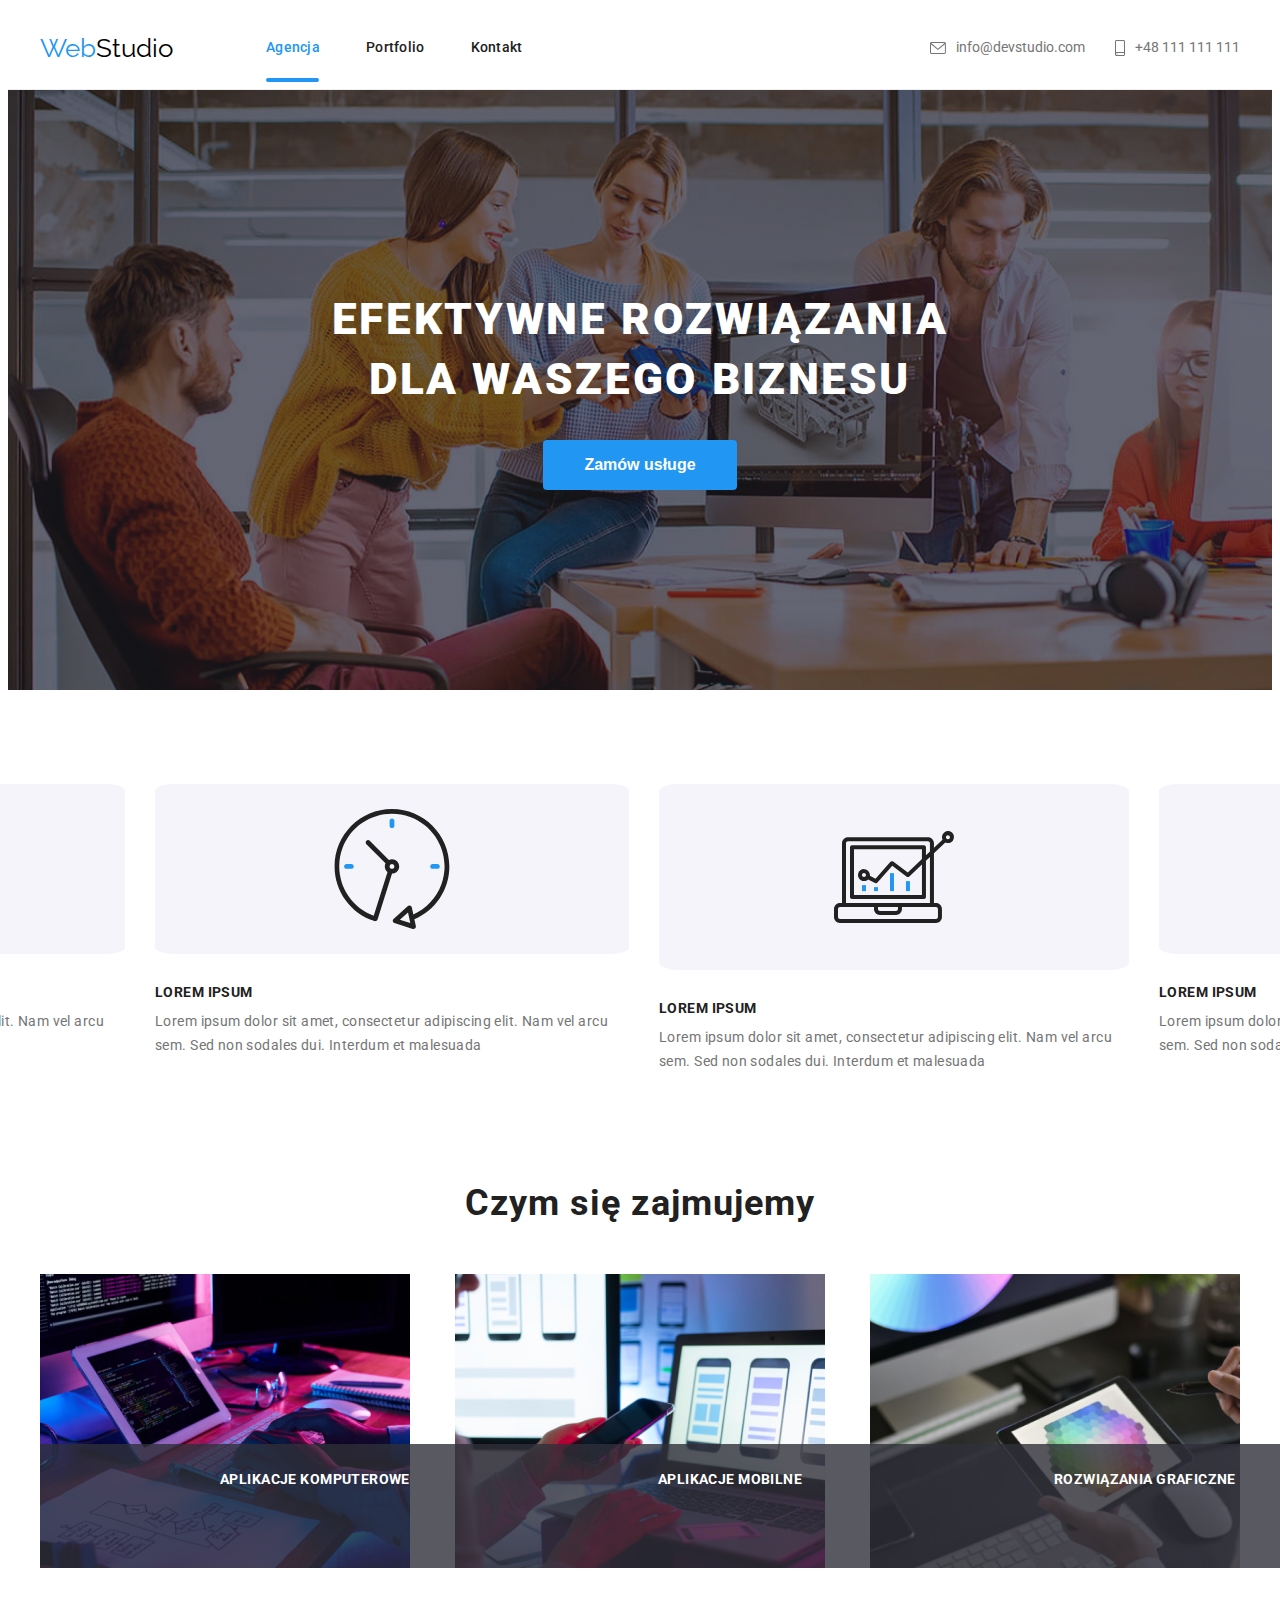
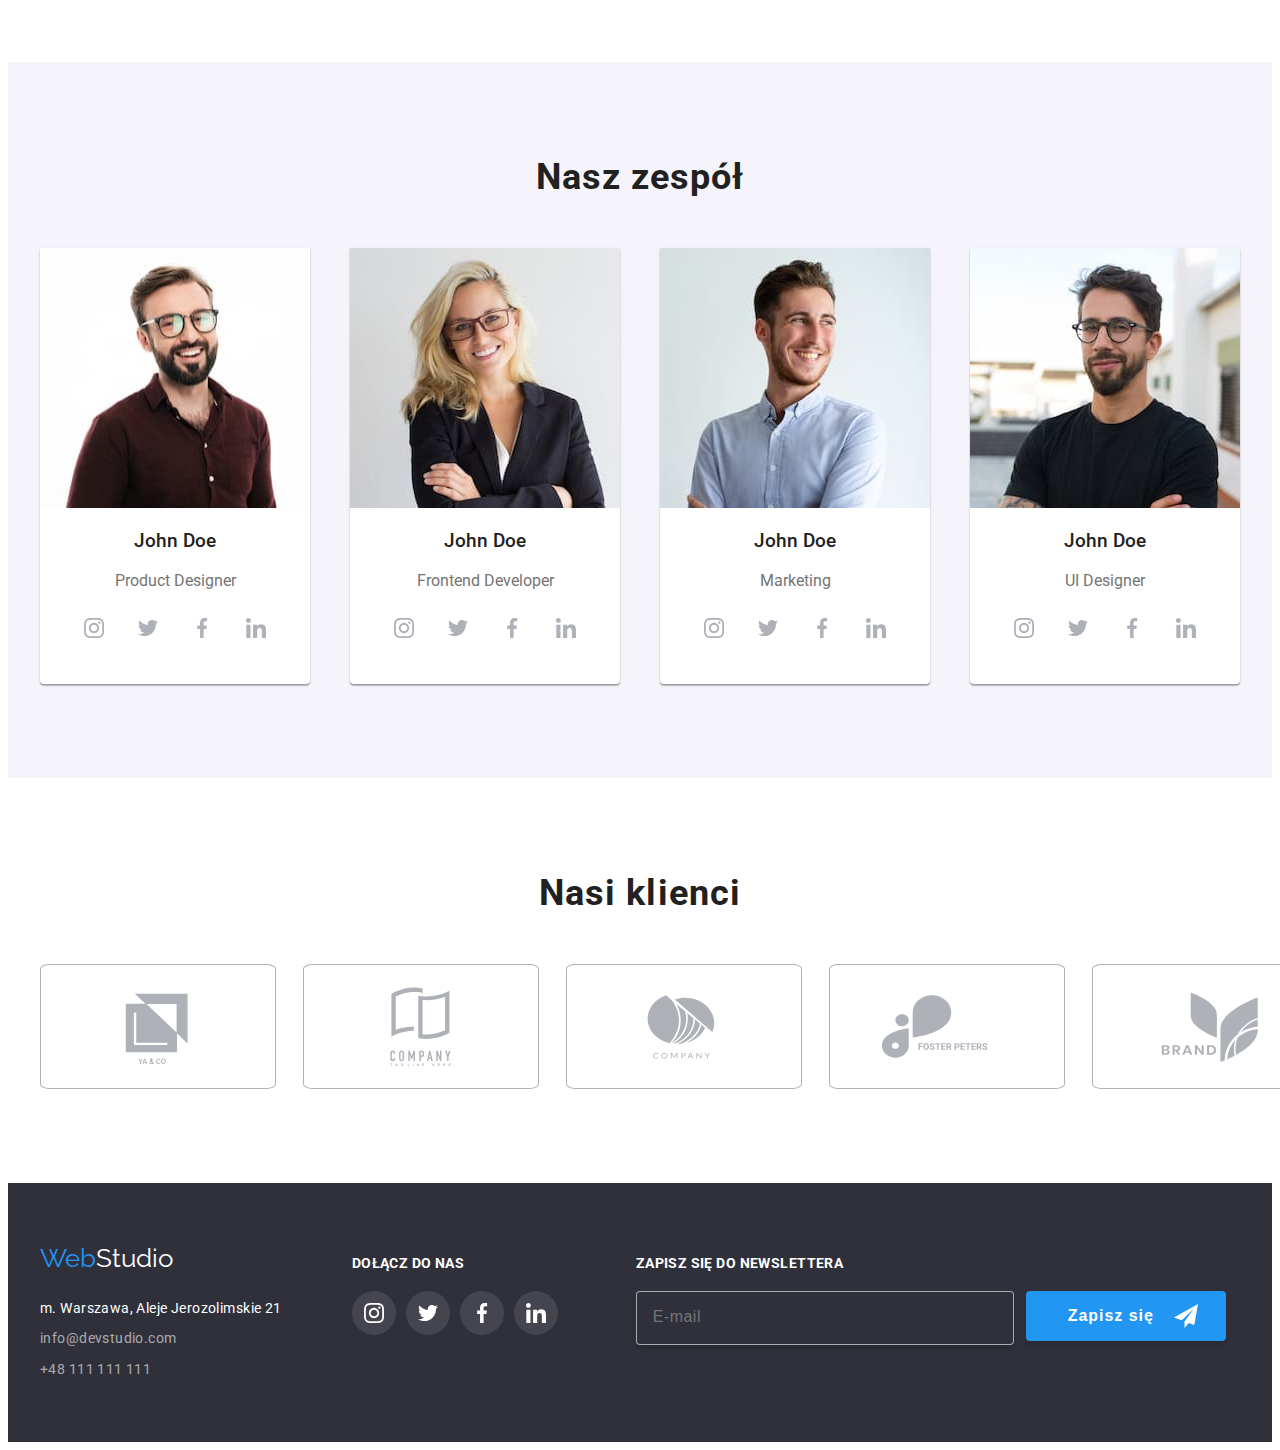
<file: index.html>
<!DOCTYPE html>
<html lang="en">
  <head>
    <meta charset="UTF-8" />
    <meta http-equiv="X-UA-Compatible" content="IE=edge" />
    <meta name="viewport" content="width=device-width, initial-scale=1.0" />
    <link
      rel="stylesheet"
      href="https://cdnjs.cloudflare.com/ajax/libs/modern-normalize/1.1.0/modern-normalize.min.css"
      integrity="sha512-wpPYUAdjBVSE4KJnH1VR1HeZfpl1ub8YT/NKx4PuQ5NmX2tKuGu6U/JRp5y+Y8XG2tV+wKQpNHVUX03MfMFn9Q=="
      crossorigin="anonymous"
      referrerpolicy="no-referrer"
    />
    <link href="css/styles.css" rel="stylesheet" />
    <link rel="preconnect" href="https://fonts.googleapis.com" />
    <link rel="preconnect" href="https://fonts.gstatic.com" crossorigin />
    <link
      href="https://fonts.googleapis.com/css2?family=Raleway:wght@700&family=Roboto:wght@400;500;700;900&display=swap"
      rel="stylesheet"
    />
    <title>Studio</title>
  </head>
  <body>
    <header class="header">
      <div class="container flex-header">
        <a href="index.html" class="logo"
          >Web<span class="logo-header">Studio</span></a
        >
        <nav class="nav">
          <ul class="list">
            <li>
              <a class="link nav-agency nav-agency-open" href="index.html"
                >Agencja</a
              >
            </li>
            <li>
              <a class="link nav-portfolio" href="portfolio.html">Portfolio</a>
            </li>
            <li><a class="link nav-contact" href="#">Kontakt</a></li>
          </ul>
        </nav>
        <div class="contacts">
          <ul class="list">
            <li class="list-item">
              <a class="contact-links" href="mailto:info@devstudio.com"
                ><svg class="envelope" width="16" height="12">
                  <use href="images/icons.svg#icon-envelope"></use></svg
                >info@devstudio.com</a
              >
            </li>
            <li class="list-item">
              <a class="contact-links" href="tel:48111111111"
                ><svg class="smartphone" width="10" height="16">
                  <use href="images/icons.svg#icon-smartphone"></use></svg
                >+48 111 111 111</a
              >
            </li>
          </ul>
        </div>
      </div>
    </header>
    <main>
      <!--HERO-->

      <section class="hero-background">
        <div class="hero-main">
          <div class="container">
            <h1 class="hero-title">
              Efektywne rozwiązania<br />
              dla waszego biznesu
            </h1>

            <button type="button" class="hero-button" data-modal-open>
              Zamów usługe
            </button>
          </div>
        </div>
      </section>
      <section>
        <div class="container">
          <ul class="list hero-subtext-all">
            <li>
              <svg class="hero-svg-item antenna" width="270" height="120">
                <use href="images/icons.svg#icon-antenna-1"></use>
              </svg>
              <h3 class="hero-subtext-title">Lorem Ipsum</h3>
              <p class="hero-subtext">
                Lorem ipsum dolor sit amet, consectetur adipiscing elit. Nam vel
                arcu sem. Sed non sodales dui. Interdum et malesuada
              </p>
            </li>
            <li>
              <svg class="hero-svg-item clock" width="270" height="120">
                <use href="images/icons.svg#icon-clock-1"></use>
              </svg>
              <h3 class="hero-subtext-title">Lorem Ipsum</h3>
              <p class="hero-subtext">
                Lorem ipsum dolor sit amet, consectetur adipiscing elit. Nam vel
                arcu sem. Sed non sodales dui. Interdum et malesuada
              </p>
            </li>
            <li>
              <svg class="hero-svg-item diagram" width="270" height="120">
                <use href="images/icons.svg#icon-diagram-1"></use>
              </svg>
              <h3 class="hero-subtext-title">Lorem Ipsum</h3>
              <p class="hero-subtext">
                Lorem ipsum dolor sit amet, consectetur adipiscing elit. Nam vel
                arcu sem. Sed non sodales dui. Interdum et malesuada
              </p>
            </li>
            <li>
              <svg class="hero-svg-item astronaut" width="270" height="120">
                <use href="images/icons.svg#icon-astronaut-1"></use>
              </svg>
              <h3 class="hero-subtext-title">Lorem Ipsum</h3>
              <p class="hero-subtext">
                Lorem ipsum dolor sit amet, consectetur adipiscing elit. Nam vel
                arcu sem. Sed non sodales dui. Interdum et malesuada
              </p>
            </li>
          </ul>
        </div>
      </section>

      <!--What we do-->
      <section class="what-we-do">
        <div class="container">
          <div class="what-we-do-content">
            <h2 class="what-we-do-title">Czym się zajmujemy</h2>
            <ul class="list what-we-do-list">
              <li class="what-we-do-list-item">
                <img
                  src="images/img1.jpg"
                  alt="picture of typing on a keyboard"
                  width="370"
                  height="294"
                  class="what-we-do-image"
                />
                <p class="what-we-do-subtext">Aplikacje komputerowe</p>
              </li>
              <li class="what-we-do-list-item">
                <img
                  src="images/img2.jpg"
                  alt="picture of person working with laptop and smartphone"
                  width="370"
                  height="294"
                  class="what-we-do-image"
                />
                <p class="what-we-do-subtext">Aplikacje mobilne</p>
              </li>
              <li class="what-we-do-list-item">
                <img
                  src="images/img3.jpg"
                  alt="picture of tablet with color palet"
                  width="370"
                  height="294"
                  class="what-we-do-image"
                />
                <p class="what-we-do-subtext">Rozwiązania graficzne</p>
              </li>
            </ul>
          </div>
        </div>
      </section>

      <!--About us-->
      <section class="team">
        <div class="container">
          <div class="team-content">
            <h2 class="team-title">Nasz zespół</h2>
            <ul class="list team-flex">
              <li class="team-card">
                <img
                  src="images/img2-1.jpg"
                  alt="John Doe"
                  width="270"
                  height="260"
                />
                <h3 class="team-name">John Doe</h3>
                <p class="team-position">Product Designer</p>
                <ul class="list team-icons-list">
                  <li>
                    <a class="icon-social-media" href="#"
                      ><svg class="icons-team" width="44" height="44">
                        <use
                          class="instagram-team"
                          href="images/icons.svg#icon-instagram"
                        ></use></svg
                    ></a>
                  </li>
                  <li>
                    <a class="icon-social-media" href="#"
                      ><svg class="icons-team" width="44" height="44">
                        <use
                          class="tweeter-team"
                          href="images/icons.svg#icon-tweeter"
                        ></use></svg
                    ></a>
                  </li>
                  <li>
                    <a class="icon-social-media" href="#"
                      ><svg class="icons-team" width="44" height="44">
                        <use
                          class="facebook-team"
                          href="images/icons.svg#icon-facebook"
                        ></use></svg
                    ></a>
                  </li>
                  <li>
                    <a class="icon-social-media" href="#"
                      ><svg class="icons-team" width="44" height="44">
                        <use
                          class="linkedin-team"
                          href="images/icons.svg#icon-linkedin"
                        ></use></svg
                    ></a>
                  </li>
                </ul>
              </li>
              <li class="team-card">
                <img
                  src="images/img2-2.jpg"
                  alt="John Doe"
                  width="270"
                  height="260"
                />
                <h3 class="team-name">John Doe</h3>
                <p class="team-position">Frontend Developer</p>
                <ul class="list team-icons-list">
                  <li>
                    <a class="icon-social-media" href="#"
                      ><svg class="icons-team" width="44" height="44">
                        <use
                          class="instagram-team"
                          href="images/icons.svg#icon-instagram"
                        ></use></svg
                    ></a>
                  </li>
                  <li>
                    <a class="icon-social-media" href="#"
                      ><svg class="icons-team" width="44" height="44">
                        <use
                          class="tweeter-team"
                          href="images/icons.svg#icon-tweeter"
                        ></use></svg
                    ></a>
                  </li>
                  <li>
                    <a class="icon-social-media" href="#"
                      ><svg class="icons-team" width="44" height="44">
                        <use
                          class="facebook-team"
                          href="images/icons.svg#icon-facebook"
                        ></use></svg
                    ></a>
                  </li>
                  <li>
                    <a class="icon-social-media" href="#"
                      ><svg class="icons-team" width="44" height="44">
                        <use
                          class="linkedin-team"
                          href="images/icons.svg#icon-linkedin"
                        ></use></svg
                    ></a>
                  </li>
                </ul>
              </li>
              <li class="team-card">
                <img
                  src="images/img2-3.jpg"
                  alt="John Doe"
                  width="270"
                  height="260"
                />
                <h3 class="team-name">John Doe</h3>
                <p class="team-position">Marketing</p>
                <ul class="list team-icons-list">
                  <li>
                    <a class="icon-social-media" href="#"
                      ><svg class="icons-team" width="44" height="44">
                        <use
                          class="instagram-team"
                          href="images/icons.svg#icon-instagram"
                        ></use></svg
                    ></a>
                  </li>
                  <li>
                    <a class="icon-social-media" href="#"
                      ><svg class="icons-team" width="44" height="44">
                        <use
                          class="tweeter-team"
                          href="images/icons.svg#icon-tweeter"
                        ></use></svg
                    ></a>
                  </li>
                  <li>
                    <a class="icon-social-media" href="#"
                      ><svg class="icons-team" width="44" height="44">
                        <use
                          class="facebook-team"
                          href="images/icons.svg#icon-facebook"
                        ></use></svg
                    ></a>
                  </li>
                  <li>
                    <a class="icon-social-media" href="#"
                      ><svg class="icons-team" width="44" height="44">
                        <use
                          class="linkedin-team"
                          href="images/icons.svg#icon-linkedin"
                        ></use></svg
                    ></a>
                  </li>
                </ul>
              </li>
              <li class="team-card">
                <img
                  src="images/img2-4.jpg"
                  alt="John Doe"
                  width="270"
                  height="260"
                />
                <h3 class="team-name">John Doe</h3>
                <p class="team-position">UI Designer</p>
                <ul class="list team-icons-list">
                  <li>
                    <a class="icon-social-media" href="#"
                      ><svg class="icons-team" width="44" height="44">
                        <use
                          class="instagram-team"
                          href="images/icons.svg#icon-instagram"
                        ></use></svg
                    ></a>
                  </li>
                  <li>
                    <a class="icon-social-media" href="#"
                      ><svg class="icons-team" width="44" height="44">
                        <use
                          class="tweeter-team"
                          href="images/icons.svg#icon-tweeter"
                        ></use></svg
                    ></a>
                  </li>
                  <li>
                    <a class="icon-social-media" href="#"
                      ><svg class="icons-team" width="44" height="44">
                        <use
                          class="facebook-team"
                          href="images/icons.svg#icon-facebook"
                        ></use></svg
                    ></a>
                  </li>
                  <li>
                    <a class="icon-social-media" href="#"
                      ><svg class="icons-team" width="44" height="44">
                        <use
                          class="linkedin-team"
                          href="images/icons.svg#icon-linkedin"
                        ></use></svg
                    ></a>
                  </li>
                </ul>
              </li>
            </ul>
          </div>
        </div>
      </section>
      <section>
        <div class="container">
          <h2 class="clients-title">Nasi klienci</h2>
          <div>
            <ul class="list clients-flex">
              <li>
                <a class="clients-icon" href="#"
                  ><svg class="client-svg-item" width="170" height="92">
                    <use href="images/icons.svg#icon-Logo1"></use></svg
                ></a>
              </li>
              <li>
                <a class="clients-icon" href="#"
                  ><svg class="client-svg-item" width="170" height="92">
                    <use href="images/icons.svg#icon-Logo2"></use></svg
                ></a>
              </li>
              <li>
                <a class="clients-icon" href="#"
                  ><svg class="client-svg-item" width="170" height="92">
                    <use href="images/icons.svg#icon-Logo3"></use></svg
                ></a>
              </li>
              <li>
                <a class="clients-icon" href="#"
                  ><svg class="client-svg-item" width="170" height="92">
                    <use href="images/icons.svg#icon-Logo4"></use></svg
                ></a>
              </li>
              <li>
                <a class="clients-icon" href="#"
                  ><svg class="client-svg-item" width="170" height="92">
                    <use href="images/icons.svg#icon-Logo5"></use></svg
                ></a>
              </li>
              <li>
                <a class="clients-icon" href="#"
                  ><svg class="client-svg-item" width="170" height="92">
                    <use href="images/icons.svg#icon-Logo6"></use></svg
                ></a>
              </li>
            </ul>
          </div>
        </div>
      </section>
    </main>
    <footer class="footer">
      <div class="container footer-columns">
        <div class="footer-contacts">
          <a href="index.html" class="logo"
            >Web<span class="logo-footer">Studio</span></a
          >
          <address class="address">
            <ul class="list">
              <li>
                <a
                  class="footer-adress-map"
                  href="https://goo.gl/maps/CEJByELrS8ceikjX6"
                  >m. Warszawa, Aleje Jerozolimskie 21</a
                >
              </li>
              <li>
                <a class="footer-mail" href="mailto:info@devstudio.com"
                  >info@devstudio.com</a
                >
              </li>
              <li>
                <a class="footer-tel" href="tel:48111111111">+48 111 111 111</a>
              </li>
            </ul>
          </address>
        </div>
        <div class="join-us-wrapper">
          <h3 class="join-us-title">Dołącz do nas</h3>
          <ul class="list join-us-icons">
            <li>
              <a class="footer-icon-link" href="#"
                ><svg class="icon-footer" width="44" height="44">
                  <use
                    class="instagram-footer"
                    href="images/icons.svg#icon-instagram"
                  ></use></svg
              ></a>
            </li>
            <li>
              <a class="footer-icon-link" href="#"
                ><svg class="icon-footer" width="44" height="44">
                  <use
                    class="tweeter-footer"
                    href="images/icons.svg#icon-tweeter"
                  ></use></svg
              ></a>
            </li>
            <li>
              <a class="footer-icon-link" href="#"
                ><svg class="icon-footer" width="44" height="44">
                  <use
                    class="facebook-footer"
                    href="images/icons.svg#icon-facebook"
                  ></use></svg
              ></a>
            </li>
            <li>
              <a class="footer-icon-link" href="#"
                ><svg class="icon-footer" width="44" height="44">
                  <use
                    class="linkedin-footer"
                    href="images/icons.svg#icon-linkedin"
                  ></use></svg
              ></a>
            </li>
          </ul>
        </div>
        <div class="newsletter-wrapper">
          <form class="newsletter-form">
            <label for="newsletter" class="newsletter-label"
              >Zapisz się do newslettera</label
            >
            <div class="newsletter-submit">
              <input
                class="newsletter-input"
                id="newsletter"
                placeholder="E-mail"
                name="newsletter"
              />
              <button class="newsletter-button" type="submit">
                Zapisz się<svg class="icon-send" width="24" height="24">
                  <use href="images/icons.svg#icon-icon-send"></use>
                </svg>
              </button>
            </div>
          </form>
        </div>
      </div>
    </footer>
    <!-- MODAL WINDOW -->

    <div class="backdrop is-hidden" data-modal>
      <div class="modal">
        <button type="button" class="modal-close-button" data-modal-close>
          X
        </button>
        <h2 class="modal-title">Zostaw swoje dane w formularzu poniżej</h2>
        <form class="modal-form">
          <div>
            <label class="modal-form-label"
              ><svg class="icon-person modal-icon" width="12" height="12">
                <use href="images/icons.svg#icon-person"></use></svg
              >Imie<input class="modal-form-input" name="name"
            /></label>
          </div>
          <div>
            <label class="modal-form-label"
              ><svg class="icon-phone modal-icon" width="13" height="13">
                <use href="images/icons.svg#icon-phone"></use></svg
              >Telefon<input class="modal-form-input" " name="phone" /></label
            >
          </div>
          <div>
            <label class="modal-form-label"
              ><svg class="icon-email modal-icon" width="15" height="12">
                <use href="images/icons.svg#icon-mail"></use></svg
              >Email<input class="modal-form-input" name="email"
            /></label>
          </div>
          <div>
            <label class="modal-form-label"
              >Komentarz<textarea
                class="modal-form-comment"
                name="comment"
                rows="8"
                placeholder="Wprowadź tekst"
              ></textarea>
            </label>
          </div>
          <div>
            <label class="modal-policy-label">
              <input class="checkbox" type="checkbox" name="policy" /><svg
                class="icon-check"
                width="13"
                height="10"
              >
                <use href="images/icons.svg#icon-check"></use>
              </svg>
              <span>
                Oświadczam iż akceptuję
                <a class="link link-policy" href="#">Regulamin</a> i
                <a class="link link-policy" href="#"
                  >Politykę Prywatności.</a
                ></span
              ></label
            >
          </div>
          <button class="submit-button" type="submit">Wyślij</button>
        </form>
      </div>
    </div>
    <script src="js/modal.js"></script>
  </body>
</html>
</file>
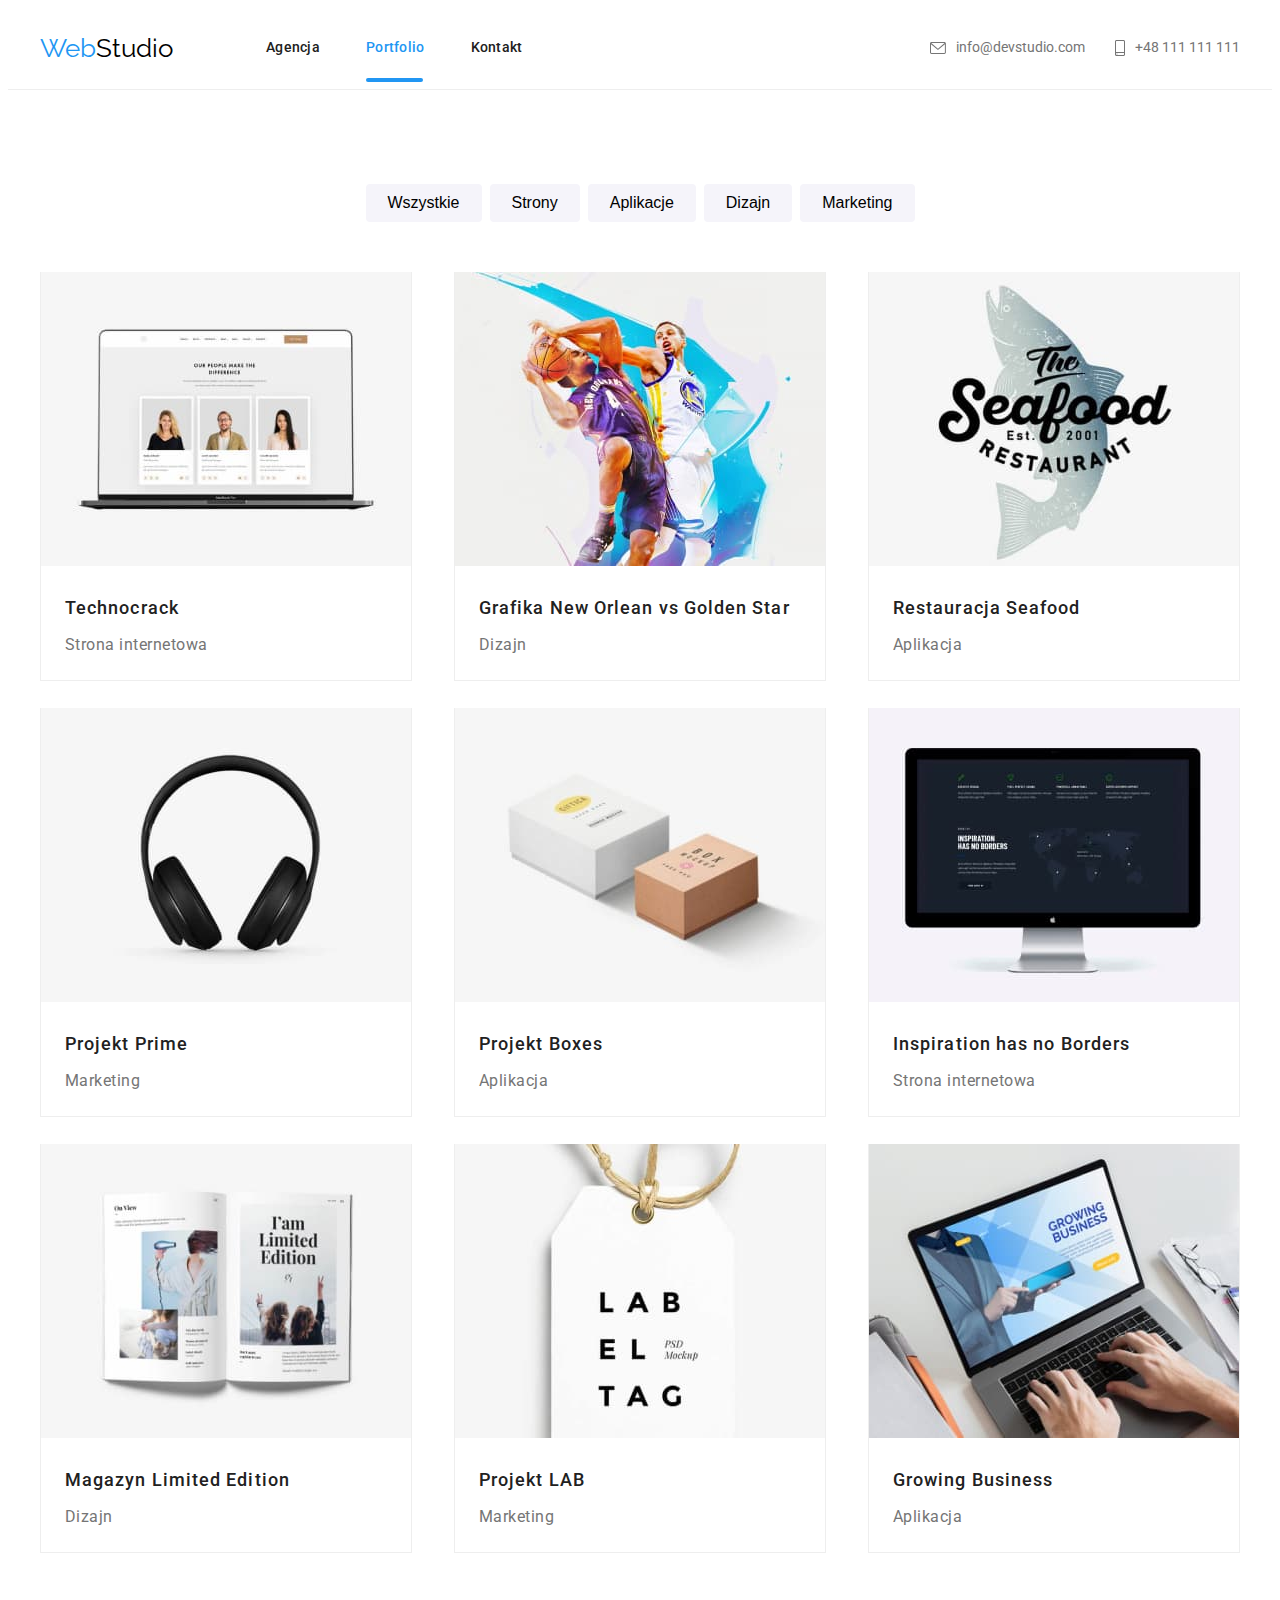
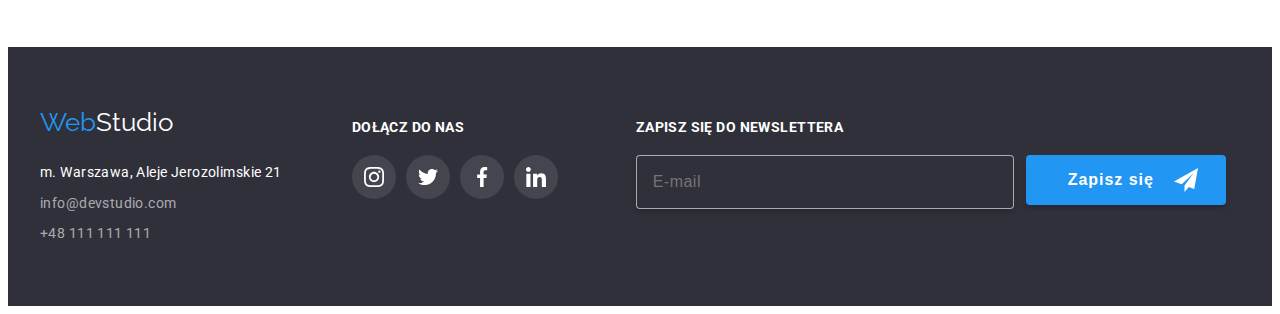
<file: portfolio.html>
<!DOCTYPE html>
<html lang="en">
  <head>
    <meta charset="UTF-8" />
    <meta http-equiv="X-UA-Compatible" content="IE=edge" />
    <meta name="viewport" content="width=device-width, initial-scale=1.0" />
    <link
      rel="stylesheet"
      href="https://cdnjs.cloudflare.com/ajax/libs/modern-normalize/1.1.0/modern-normalize.min.css"
      integrity="sha512-wpPYUAdjBVSE4KJnH1VR1HeZfpl1ub8YT/NKx4PuQ5NmX2tKuGu6U/JRp5y+Y8XG2tV+wKQpNHVUX03MfMFn9Q=="
      crossorigin="anonymous"
      referrerpolicy="no-referrer"
    />
    <link href="css/styles.css" rel="stylesheet" />
    <link rel="preconnect" href="https://fonts.googleapis.com" />
    <link rel="preconnect" href="https://fonts.gstatic.com" crossorigin />
    <link
      href="https://fonts.googleapis.com/css2?family=Raleway:wght@700&family=Roboto:wght@400;500;700;900&display=swap"
      rel="stylesheet"
    />
    <title>Portfolio</title>
  </head>
  <body>
    <header class="header">
      <div class="container flex-header">
        <a href="index.html" class="logo"
          >Web<span class="logo-header">Studio</span></a
        >
        <nav class="nav">
          <ul class="list">
            <li><a class="link nav-agency" href="index.html">Agencja</a></li>
            <li>
              <a
                class="link nav-portfolio nav-portfolio-open"
                href="portfolio.html"
                >Portfolio</a
              >
            </li>
            <li><a class="link nav-contact" href="#">Kontakt</a></li>
          </ul>
        </nav>
        <div class="contacts">
          <ul class="list">
            <li class="list-item">
              <a class="contact-links" href="mailto:info@devstudio.com"
                ><svg class="envelope" width="16" height="12">
                  <use href="images/icons.svg#icon-envelope"></use></svg
                >info@devstudio.com</a
              >
            </li>
            <li class="list-item">
              <a class="contact-links" href="tel:48111111111"
                ><svg class="smartphone" width="10" height="16">
                  <use href="images/icons.svg#icon-smartphone"></use></svg
                >+48 111 111 111</a
              >
            </li>
          </ul>
        </div>
      </div>
    </header>
    <main>
      <!--Gallery filter-->
      <section>
        <div class="container">
          <ul class="list filters">
            <li>
              <button type="button" class="filters-button">Wszystkie</button>
            </li>
            <li>
              <button type="button" class="filters-button">Strony</button>
            </li>
            <li>
              <button type="button" class="filters-button">Aplikacje</button>
            </li>
            <li>
              <button type="button" class="filters-button">Dizajn</button>
            </li>
            <li>
              <button type="button" class="filters-button">Marketing</button>
            </li>
          </ul>
        </div>
      </section>
      <!--Gallery-->
      <section>
        <div class="container">
          <ul class="list gallery">
            <li class="gallery-card">
              <div class="gallery-img">
                <img
                  src="images/portfolio-img1.jpg"
                  alt="laptop with open webpage"
                  width="370"
                  height="294"
                />
                <div class="gallery-overlay">
                  Technocrack jest popularną platformą wykorzystywaną do
                  rozpowszechniania koronawirusa. Firmy wykorzystują tę
                  platformę do celów szpiegowskich i ataków na niezabezpieczone
                  serwery konkurencji
                </div>
              </div>
              <h3 class="gallery-title">Technocrack</h3>
              <p class="gallery-description">Strona internetowa</p>
            </li>
            <li class="gallery-card">
              <div class="gallery-img">
                <img
                  src="images/portfolio-img2.jpg"
                  alt="basketball players"
                  width="370"
                  height="294"
                />
                <div class="gallery-overlay">
                  Technocrack jest popularną platformą wykorzystywaną do
                  rozpowszechniania koronawirusa. Firmy wykorzystują tę
                  platformę do celów szpiegowskich i ataków na niezabezpieczone
                  serwery konkurencji
                </div>
              </div>
              <h3 class="gallery-title">Grafika New Orlean vs Golden Star</h3>
              <p class="gallery-description">Dizajn</p>
            </li>
            <li class="gallery-card">
              <div class="gallery-img">
                <img
                  src="images/portfolio-img3.jpg"
                  alt="restaurant logo"
                  width="370"
                  height="294"
                />
                <div class="gallery-overlay">
                  Technocrack jest popularną platformą wykorzystywaną do
                  rozpowszechniania koronawirusa. Firmy wykorzystują tę
                  platformę do celów szpiegowskich i ataków na niezabezpieczone
                  serwery konkurencji
                </div>
              </div>
              <h3 class="gallery-title">Restauracja Seafood</h3>
              <p class="gallery-description">Aplikacja</p>
            </li>
            <li class="gallery-card">
              <div class="gallery-img">
                <img
                  src="images/portfolio-img4.jpg"
                  alt="headphones"
                  width="370"
                  height="294"
                />
                <div class="gallery-overlay">
                  Technocrack jest popularną platformą wykorzystywaną do
                  rozpowszechniania koronawirusa. Firmy wykorzystują tę
                  platformę do celów szpiegowskich i ataków na niezabezpieczone
                  serwery konkurencji
                </div>
              </div>
              <h3 class="gallery-title">Projekt Prime</h3>
              <p class="gallery-description">Marketing</p>
            </li>
            <li class="gallery-card">
              <div class="gallery-img">
                <img
                  src="images/portfolio-img5.jpg"
                  alt="two boxes"
                  width="370"
                  height="294"
                />
                <div class="gallery-overlay">
                  Technocrack jest popularną platformą wykorzystywaną do
                  rozpowszechniania koronawirusa. Firmy wykorzystują tę
                  platformę do celów szpiegowskich i ataków na niezabezpieczone
                  serwery konkurencji
                </div>
              </div>
              <h3 class="gallery-title">Projekt Boxes</h3>
              <p class="gallery-description">Aplikacja</p>
            </li>
            <li class="gallery-card">
              <div class="gallery-img">
                <img
                  src="images/portfolio-img6.jpg"
                  alt="monitor presenting world map"
                  width="370"
                  height="294"
                />
                <div class="gallery-overlay">
                  Technocrack jest popularną platformą wykorzystywaną do
                  rozpowszechniania koronawirusa. Firmy wykorzystują tę
                  platformę do celów szpiegowskich i ataków na niezabezpieczone
                  serwery konkurencji
                </div>
              </div>
              <h3 class="gallery-title">Inspiration has no Borders</h3>
              <p class="gallery-description">Strona internetowa</p>
            </li>
            <li class="gallery-card">
              <div class="gallery-img">
                <img
                  src="images/portfolio-img7.jpg"
                  alt="open magazine"
                  width="370"
                  height="294"
                />
                <div class="gallery-overlay">
                  Technocrack jest popularną platformą wykorzystywaną do
                  rozpowszechniania koronawirusa. Firmy wykorzystują tę
                  platformę do celów szpiegowskich i ataków na niezabezpieczone
                  serwery konkurencji
                </div>
              </div>
              <h3 class="gallery-title">Magazyn Limited Edition</h3>
              <p class="gallery-description">Dizajn</p>
            </li>
            <li class="gallery-card">
              <div class="gallery-img">
                <img
                  src="images/portfolio-img8.jpg"
                  alt="label tag"
                  width="370"
                  height="294"
                />
                <div class="gallery-overlay">
                  Technocrack jest popularną platformą wykorzystywaną do
                  rozpowszechniania koronawirusa. Firmy wykorzystują tę
                  platformę do celów szpiegowskich i ataków na niezabezpieczone
                  serwery konkurencji
                </div>
              </div>
              <h3 class="gallery-title">Projekt LAB</h3>
              <p class="gallery-description">Marketing</p>
            </li>
            <li class="gallery-card">
              <div class="gallery-img">
                <img
                  src="images/portfolio-img9.jpg"
                  alt="typing on laptop"
                  width="370"
                  height="294"
                />
                <div class="gallery-overlay">
                  Technocrack jest popularną platformą wykorzystywaną do
                  rozpowszechniania koronawirusa. Firmy wykorzystują tę
                  platformę do celów szpiegowskich i ataków na niezabezpieczone
                  serwery konkurencji
                </div>
              </div>
              <h3 class="gallery-title">Growing Business</h3>
              <p class="gallery-description">Aplikacja</p>
            </li>
          </ul>
        </div>
      </section>
    </main>
    <footer class="footer">
      <div class="container footer-columns">
        <div class="footer-contacts">
          <a href="index.html" class="logo"
            >Web<span class="logo-footer">Studio</span></a
          >
          <address class="address">
            <ul class="list">
              <li>
                <a
                  class="footer-adress-map"
                  href="https://goo.gl/maps/CEJByELrS8ceikjX6"
                  >m. Warszawa, Aleje Jerozolimskie 21</a
                >
              </li>
              <li>
                <a class="footer-mail" href="mailto:info@devstudio.com"
                  >info@devstudio.com</a
                >
              </li>
              <li>
                <a class="footer-tel" href="tel:48111111111">+48 111 111 111</a>
              </li>
            </ul>
          </address>
        </div>
        <div class="join-us-wrapper">
          <h3 class="join-us-title">Dołącz do nas</h3>
          <ul class="list join-us-icons">
            <li>
              <a class="footer-icon-link" href="#"
                ><svg class="icon-footer" width="44" height="44">
                  <use
                    class="instagram-footer"
                    href="images/icons.svg#icon-instagram"
                  ></use></svg
              ></a>
            </li>
            <li>
              <a class="footer-icon-link" href="#"
                ><svg class="icon-footer" width="44" height="44">
                  <use
                    class="tweeter-footer"
                    href="images/icons.svg#icon-tweeter"
                  ></use></svg
              ></a>
            </li>
            <li>
              <a class="footer-icon-link" href="#"
                ><svg class="icon-footer" width="44" height="44">
                  <use
                    class="facebook-footer"
                    href="images/icons.svg#icon-facebook"
                  ></use></svg
              ></a>
            </li>
            <li>
              <a class="footer-icon-link" href="#"
                ><svg class="icon-footer" width="44" height="44">
                  <use
                    class="linkedin-footer"
                    href="images/icons.svg#icon-linkedin"
                  ></use></svg
              ></a>
            </li>
          </ul>
        </div>
        <div class="newsletter-wrapper">
          <form class="newsletter-form">
            <label for="newsletter" class="newsletter-label"
              >Zapisz się do newslettera</label
            >
            <div class="newsletter-submit">
              <input
                class="newsletter-input"
                id="newsletter"
                placeholder="E-mail"
                name="newsletter"
              />
              <button class="newsletter-button" type="submit">
                Zapisz się<svg class="icon-send" width="24" height="24">
                  <use href="images/icons.svg#icon-icon-send"></use>
                </svg>
              </button>
            </div>
          </form>
        </div>
      </div>
    </footer>
  </body>
</html>
</file>
<file: css/styles.css>
:root {
  --white-color: #fff;
  --almost-white-color: #f5f4fa;
  --black-color: #000;
  --almost-black-color: #212121;
  --dark-color: #2f303a;
  --blue-color: #2196f3;
  --grey-color: #757575;
  --grey-transparent-color: rgba(100%, 100%, 100%, 60%);
  --shadow-color: #eeeeee;
  --dark-transparent-color: rgba(47, 48, 58, 0.4);
  --dark-transparent-color2: rgba(47, 48, 58, 0.8);
  --light-transparent-color: rgba(255, 255, 255, 0.1);
  --blue-transparent-color: rgba(33, 150, 243, 0.9);
  --grey-border-color: rgba(33, 33, 33, 0.2);
  --grey-half-color: rgba(117, 117, 117, 0.5);
  --grey-icon-color: #afb1b8;
}
body {
  font-family: "Roboto", sans-serif;
  font-weight: 400;
}

.container {
  max-width: 1200px;
  margin: 0 auto;
  padding: 0 15px;
}
.list {
  list-style: none;
  margin: 0;
  padding: 0;
}
.link {
  text-decoration: none;
}

/* HEADER */

.header {
  background-color: var(--white-color);
  border-bottom: 1px solid var(--shadow-color);
}
.logo {
  font-family: "Raleway", sans-serif;
  color: var(--blue-color);
  text-decoration: none;
  font-size: 26px;
  line-height: 1.19;
}
.logo-header {
  color: var(--black-color);
}
.flex-header {
  display: flex;
  justify-content: space-between;
  align-items: center;
  margin: 0 auto;
  padding-top: 25px;
  padding-bottom: 25px;
}
.nav {
  font-size: 14px;
  font-weight: 500;
  line-height: 1.14;
  display: flex;
  margin: 0 auto;
  margin-left: 93px;
  letter-spacing: calc(0.02 * 14px);
}
.nav .list {
  display: flex;
  justify-content: flex-start;
  margin: 0 auto;
  padding: 0;
  gap: 46px;
}
.nav .link {
  font-family: "Roboto", sans-serif;
  font-weight: 500;
  color: var(--almost-black-color);
  transition: 250ms cubic-bezier(0.4, 0, 0.2, 1);
}
.nav .link:visited {
  color: var(--almost-black-color);
}
.nav .link:hover,
.nav .link:focus {
  color: var(--blue-color);
}
.nav .link::after {
  content: "";
  display: block;
  height: 4px;
  background-color: var(--blue-color);
  border-radius: 2px;

  position: absolute;
  top: 78px;
  display: none;
}
.nav-agency::after {
  width: 53px;
}
.nav-portfolio::after {
  width: 57px;
}
.nav-contact::after {
  width: 51px;
}
.nav .link:hover::after,
.nav .link:focus::after {
  display: block;
}
.nav .list .nav-agency-open {
  color: var(--blue-color);
}
.nav .list .nav-agency-open::after {
  display: block;
}
.nav .list .nav-portfolio-open {
  color: var(--blue-color);
}
.nav .list .nav-portfolio-open::after {
  display: block;
}

.list-item {
  color: var(--grey-color);
}
.contacts {
  font-size: 14px;
  line-height: 1.14;
  display: flex;
  margin: 0;
}
.contacts .list {
  display: flex;
  justify-content: flex-start;
  padding: 0;
  gap: 30px;
}

.contact-links {
  color: currentColor;
  text-decoration: none;
  display: flex;
  align-items: center;
  transition: 250ms cubic-bezier(0.4, 0, 0.2, 1);
}

.contact-links:hover,
.contact-links:focus {
  color: var(--blue-color);
}

.envelope {
  fill: currentColor;
  margin-right: 10px;
}
.smartphone {
  fill: currentColor;
  margin-right: 10px;
}
/* MAIN */

.hero-background {
  background-color: var(--dark-color);
}
.hero-main {
  text-align: center;
  line-height: 1.36;
  display: flex;
  justify-content: center;
  align-items: center;
  padding: 200px;
  margin: 0 auto;
  max-width: 1600px;
  background-image: linear-gradient(
      to bottom,
      var(--dark-transparent-color),
      var(--dark-transparent-color)
    ),
    url("../images/header.jpg");
}
.hero-title {
  font-weight: 900;
  font-size: 44px;
  text-transform: uppercase;
  text-align: center;
  color: var(--white-color);
  line-height: 1.36;
  letter-spacing: calc(0.06 * 44px);
  margin: 0 auto;
}
.hero-button {
  color: var(--white-color);
  background-color: var(--blue-color);
  font-weight: 700;
  font-size: 16px;
  line-height: 1.88;
  cursor: pointer;
  padding: 10px 41px;
  border: none;
  border-radius: 4px;
  margin: 0 auto;
  margin-top: 30px;
  padding: 10px 41px;
}
.hero-subtext-all {
  display: flex;
  justify-content: center;
  padding: 0;
  padding-top: 94px;
  gap: 30px;
  margin: 0 auto;
}
.hero-subtext-title {
  font-weight: 700;
  color: var(--almost-black-color);
  font-size: 14px;
  letter-spacing: calc(0.03 * 14px);
  margin: 0 auto;
  text-transform: uppercase;
  padding-top: 30px;
}
.hero-subtext {
  color: var(--grey-color);
  line-height: 1.71;
  font-size: 14px;
  letter-spacing: calc(0.03 * 14px);
  margin-top: 10px;
}
.hero-svg-item {
  background-color: var(--almost-white-color);
  border-radius: 4%;
  display: block;
}
.antenna {
  padding: 25px 102px;
}
.clock {
  padding: 25px 102px;
}
.diagram {
  padding: 33px 100px;
}
.astronaut {
  padding: 25px 100px;
}

.what-we-do-content {
  padding: 94px 0px;
}
.what-we-do-list {
  display: flex;
  justify-content: space-between;
  gap: 30px;
  margin: 0;
  padding: 0;
  margin-top: 50px;
}
.what-we-do-title {
  text-align: center;
  font-weight: 700;
  color: var(--almost-black-color);
  margin: 0 auto;
  letter-spacing: calc(0.03 * 36px);
  font-size: 36px;
}
.what-we-do-image {
  display: block;
}
.what-we-do-list-item {
  position: relative;
}
.what-we-do-subtext {
  position: absolute;
  bottom: 0;
  width: 100%;
  height: 70px;
  padding: 27px 90px;
  margin: 0 auto;
  text-transform: uppercase;
  color: var(--white-color);
  font-size: 14px;
  letter-spacing: calc(0.03 * 14px);
  font-weight: 700;
  text-align: center;
  background: var(--dark-transparent-color2);
}

.team-content {
  padding: 94px 0px;
}
.team-flex {
  display: flex;
  justify-content: space-between;
  gap: 30px;
  margin: 0;
  margin-top: 50px;
  padding: 0;
}
.team-card {
  background-color: var(--white-color);
  border-radius: 0px 0px 4px 4px;
  box-shadow: 0px 2px 1px rgba(0, 0, 0, 0.2), 0px 1px 1px rgba(0, 0, 0, 0.14),
    0px 1px 3px rgba(0, 0, 0, 0.12);
}
.team {
  background-color: var(--almost-white-color);
  text-align: center;
}
.team-title {
  font-weight: 700;
  color: var(--almost-black-color);
  font-size: 36px;
  letter-spacing: calc(0.03 * 36px);
  margin: 0;
}
.team-name {
  font-weight: 500;
  color: var(--almost-black-color);
  text-align: center;
}
.team-position {
  color: var(--grey-color);
  text-align: center;
  margin: 0;
}
.team-icons-list {
  display: flex;
  gap: 10px;
  padding: 16px 32px 30px 32px;
  fill: var(--grey-icon-color);
}
.icon-social-media:hover > .icons-team,
.icon-social-media:focus > .icons-team {
  background-color: var(--blue-color);
  fill: var(--white-color);
  border-radius: 50%;
}
.icon-social-media > .icons-team {
  transition: 250ms cubic-bezier(0.4, 0, 0.2, 1);
}
.icons-team {
  border-radius: 50%;
}

/* OUR CLIENTS */

.clients-title {
  font-weight: 700;
  color: var(--almost-black-color);
  font-size: 36px;
  letter-spacing: calc(0.03 * 36px);
  margin: 0;
  padding-top: 94px;
  text-align: center;
}
.clients-flex {
  display: flex;
  fill: var(--grey-icon-color);
  padding-top: 50px;
  padding-bottom: 94px;
  gap: 27px;
  justify-content: space-between;
}
.client-svg-item {
  border-color: var(--grey-icon-color);
  border-width: 1px;
  border-style: solid;
  border-radius: 4%;
  display: block;
  padding: 17px 32px 14px 32px;
}

.clients-icon:hover > .client-svg-item,
.clients-icon:focus > .client-svg-item {
  fill: var(--blue-color);
  border-color: var(--blue-color);
}
.clients-icon > .client-svg-item {
  transition: 250ms cubic-bezier(0.4, 0, 0.2, 1);
}
/* PORTFOLIO */

.filters {
  display: flex;
  justify-content: center;
  gap: 8px;
  margin: 0 auto;
  padding: 0px;
  padding-top: 94px;
  padding-bottom: 50px;
}
.filters-button:hover,
.filters-button:focus {
  color: var(--white-color);
  background-color: var(--blue-color);
  font-size: 16px;
  line-height: 1.63;
  font-weight: 500;
  box-shadow: 0px 2px 2px rgba(0, 0, 0, 0.12), 0px 1px 2px rgba(0, 0, 0, 0.08),
    0px 3px 1px rgba(0, 0, 0, 0.1);
}
.filters-button {
  color: var(--black-color);
  background-color: var(--almost-white-color);
  font-size: 16px;
  line-height: 1.63;
  font-weight: 500;
  cursor: pointer;
  border: none;
  border-radius: 4px;
  margin: 0 auto;
  padding: 6px 22px;
  transition: 250ms cubic-bezier(0.4, 0, 0.2, 1);
}

.gallery {
  display: flex;
  margin: 0;
  padding: 0;
  padding-bottom: 94px;
  justify-content: space-between;
  flex-wrap: wrap;
  gap: 27px;
}
.gallery-title {
  font-weight: 500;
  font-size: 18px;
  letter-spacing: calc(0.06 * 18px);
  color: var(--almost-black-color);
  line-height: 2;
  padding: 20px 24px 4px 24px;
  margin: 0;
}
.gallery-description {
  font-size: 16px;
  letter-spacing: calc(0.03 * 16px);
  color: var(--grey-color);
  line-height: 1.88;
  padding: 0px 24px 20px 24px;
  margin: 0;
}
.gallery-title,
.gallery-description {
  text-align: left;
}
.gallery-card {
  border-bottom: 1px solid var(--shadow-color);
  border-left: 1px solid var(--shadow-color);
  border-right: 1px solid var(--shadow-color);
  transition: 250ms cubic-bezier(0.4, 0, 0.2, 1);
}
.gallery-subtext {
  display: flex;
  padding: 20px 24px;
  gap: 4px;
}
.gallery-card:hover {
  box-shadow: 1px 4px 6px rgba(0, 0, 0, 0.16), 0px 4px 4px rgba(0, 0, 0, 0.06),
    0px 1px 1px rgba(0, 0, 0, 0.12);
}
.gallery-card:hover .gallery-overlay {
  transform: translatey(0);
}
.gallery-overlay {
  position: absolute;
  top: 0;
  left: 0;
  width: 100%;
  height: 100%;
  transform: translatey(100%);
  transition: 250ms cubic-bezier(0.4, 0, 0.2, 1);
  background-color: var(--blue-transparent-color);
  font-size: 18px;
  letter-spacing: calc(0.03 * 18px);
  color: var(--white-color);
  padding-top: 45px;
  padding-left: 24px;
  padding-right: 45px;
  line-height: 28px;
  font-weight: 400;
}
.gallery-img {
  display: block;
  position: relative;
  overflow: hidden;
}
/* FOOTER */

.footer {
  background-color: var(--dark-color);
}
.logo-footer {
  color: var(--white-color);
}
.footer-contacts {
  display: flex;
  margin: 0;
  flex-direction: column;
  align-items: flex-start;
  text-decoration: none;
  line-height: 1.71;
}
.address .list {
  display: flex;
  justify-content: flex-start;
  flex-direction: column;
  margin: 0 auto;
  padding: 0;
  gap: 3px;
  font-style: normal;
  margin-top: 20px;
}

.footer-adress-map {
  color: var(--white-color);
  text-decoration: none;
  font-weight: 400;
  font-size: 14px;
  line-height: 24px;
  letter-spacing: 0.03em;
}
.footer-mail,
.footer-tel {
  color: var(--grey-transparent-color);
  text-decoration: none;
  font-weight: 400;
  font-size: 14px;
  line-height: 24px;
  letter-spacing: 0.03em;
}
.footer-columns {
  display: flex;
  justify-content: flex-start;
  align-content: flex-start;
  padding-top: 60px;
  padding-bottom: 60px;
  /* gap: 70px; */
}

.join-us-wrapper {
  display: flex;
  flex-direction: column;
  gap: 20px;
  margin-left: 70px;
}
.join-us-title {
  text-transform: uppercase;
  font-size: 14px;
  letter-spacing: calc(0.03 * 14px);
  color: var(--white-color);
  margin: 0;
  padding-top: 12px;
}
.join-us-icons {
  display: flex;
  gap: 10px;
}
.instagram-footer {
  fill: var(--white-color);
  width: 20px;
}
.tweeter-footer {
  fill: var(--white-color);
  width: 20px;
}
.facebook-footer {
  fill: var(--white-color);
  width: 10px;
}
.linkedin-footer {
  fill: var(--white-color);
  width: 20px;
}
.icon-footer {
  background-color: var(--light-transparent-color);
  border-radius: 50%;
}
.footer-icon-link:hover > .icon-footer,
.footer-icon-link:focus > .icon-footer {
  background-color: var(--blue-color);
  border-radius: 50%;
}
.footer-icon-link > .icon-footer {
  transition: 250ms cubic-bezier(0.4, 0, 0.2, 1);
}

.newsletter-wrapper {
  margin-left: 78px;
}
.newsletter-form {
  display: flex;
  flex-direction: column;
  margin-top: 12px;
  gap: 20px;
}
.newsletter-label {
  text-transform: uppercase;
  font-size: 14px;
  letter-spacing: calc(0.03 * 14px);
  color: var(--white-color);
  font-weight: 700;
}
.newsletter-submit {
  display: flex;
  gap: 12px;
}
.newsletter-input {
  background-color: var(--dark-color);
  color: var(--grey-transparent-color);
  border: var(--grey-transparent-color) 1px solid;
  border-radius: 4px;
  box-shadow: 0px 4px 4px rgba(0, 0, 0, 0.15);
  width: 358px;
  height: 50px;
  padding-left: 16px;
}
.newsletter-input::placeholder {
  font-size: 16px;
  letter-spacing: calc(0.03 * 16px);
}
.newsletter-button {
  background-color: var(--blue-color);
  width: 200px;
  height: 50px;
  border-radius: 4px;
  box-shadow: 0px 4px 4px rgba(0, 0, 0, 0.15);
  border: none;
  padding: 0;
  text-align: start;
  color: var(--white-color);
  font-size: 16px;
  letter-spacing: 0.06em;
  font-weight: 700;
  line-height: 30px;
  padding-left: 42px;
  position: relative;
  cursor: pointer;
}
.icon-send {
  fill: var(--white-color);
  position: absolute;
  top: 13px;
  left: 148px;
}
/* MODAL WINDOW */
.is-hidden {
  pointer-events: none;
  visibility: hidden;
  opacity: 0;
  transition: opacity 500ms 500ms ease, visibility 500ms 500ms ease,
    transform 500ms 500ms ease;
}
.backdrop {
  position: fixed;
  left: 0;
  top: 0;
  width: 100%;
  height: 100%;
  background-color: rgba(0, 0, 0, 0.2);
}
.modal {
  position: absolute;
  top: calc(50% - 290px);
  left: calc(50% - 264px);
  width: 528px;
  height: 581px;
  background-color: var(--white-color);
  box-shadow: 0px 1px 3px rgba(0, 0, 0, 0.12), 0px 1px 1px rgba(0, 0, 0, 0.14),
    0px 2px 1px rgba(0, 0, 0, 0.2);
  border-radius: 4px;
  transform: scale(1);
  opacity: 1;
  visibility: 1;
  pointer-events: initial;
  transition: transform 500ms ease;
}
.is-hidden .modal {
  transform: scale(0.5);
}
.modal-close-button {
  border-radius: 50%;
  border-width: 1px;
  border-color: rgba(0, 0, 0, 0.1);
  width: 30px;
  height: 30px;
  margin-top: 8px;
  margin-left: 490px;
  background-color: var(--white-color);
  cursor: pointer;
}
.modal-title {
  font-weight: 700;
  font-size: 20px;
  text-align: center;
  letter-spacing: 0.03em;
  color: var(--almost-black-color);
  margin: 0 auto;
  padding-bottom: 12px;
}
.modal-form {
  padding: 0px 40px;
  gap: 10px;
  display: flex;
  flex-direction: column;
  align-items: center;
}
.modal-form-label {
  font-size: 12px;
  letter-spacing: 0.01em;
  color: var(--grey-color);
  display: flex;
  flex-direction: column;
  gap: 4px;
  position: relative;
}
.modal-form-input {
  height: 40px;
  width: 448px;
  border: 1px solid var(--grey-border-color);
  border-radius: 4px;
  padding-left: 42px;
  font-size: 12px;
  letter-spacing: 0.01em;
  transition: 250ms cubic-bezier(0.4, 0, 0.2, 1);
}
.modal-form-comment {
  width: 448px;
  height: 120px;
  resize: none;
  border: 1px solid var(--grey-border-color);
  border-radius: 4px;
  padding: 12px 16px;
  font-size: 12px;
  letter-spacing: 0.01em;
  color: var(--grey-half-color);
  margin-bottom: 10px;
  transition: 250ms cubic-bezier(0.4, 0, 0.2, 1);
}
.icon-person {
  position: absolute;
  fill: var(--almost-black-color);
  bottom: 14px;
  left: 15px;
}
.icon-phone {
  position: absolute;
  fill: var(--almost-black-color);
  bottom: 14px;
  left: 15px;
}
.icon-email {
  position: absolute;
  fill: var(--almost-black-color);
  bottom: 15px;
  left: 14px;
}
.modal-form-input:hover,
.modal-form-input:active,
.modal-form-input:focus {
  border: 1px solid var(--blue-color);
  outline: none;
}
.modal-form-comment:hover,
.modal-form-comment:active,
.modal-form-comment:focus {
  border: 1px solid var(--blue-color);
  outline: none;
}
.modal-form-label:hover .modal-icon,
.modal-form-label:active .modal-icon,
.modal-form-label:focus-within .modal-icon {
  fill: var(--blue-color);
}
.modal-icon {
  transition: 250ms cubic-bezier(0.4, 0, 0.2, 1);
}
.modal-policy-label {
  font-size: 14px;
  line-height: 24px;
  letter-spacing: 0.03em;
  color: var(--grey-color);
  position: relative;
  display: flex;
  align-items: center;
  margin-bottom: 20px;
}
.link-policy {
  color: var(--blue-color);
  text-decoration: underline;
}
.checkbox {
  background-color: var(--white-color);
  appearance: none;
  margin: 0;
  border: 2px solid var(--almost-black-color);
  width: 16px;
  height: 15px;
  border-radius: 2px;
  margin-right: 8px;
  transition: 250ms cubic-bezier(0.4, 0, 0.2, 1);
}
.icon-check {
  position: absolute;
  top: 50%;
  left: 2px;
  transform: translateY(-40%);
  opacity: 0;
  transition: 250ms cubic-bezier(0.4, 0, 0.2, 1);
}
.checkbox:checked + .icon-check {
  opacity: 1;
  fill: var(--white-color);
}
.checkbox:checked {
  background-color: var(--blue-color);
  border-color: var(--blue-color);
}
.submit-button {
  background-color: var(--blue-color);
  width: 200px;
  height: 50px;
  border-radius: 4px;
  box-shadow: 0px 4px 4px rgba(0, 0, 0, 0.15);
  border: none;
  padding: 0;
  text-align: start;
  color: var(--white-color);
  font-size: 16px;
  letter-spacing: 0.06em;
  font-weight: 700;
  line-height: 30px;
  cursor: pointer;
  text-align: center;
  margin: 0;
}
</file>
